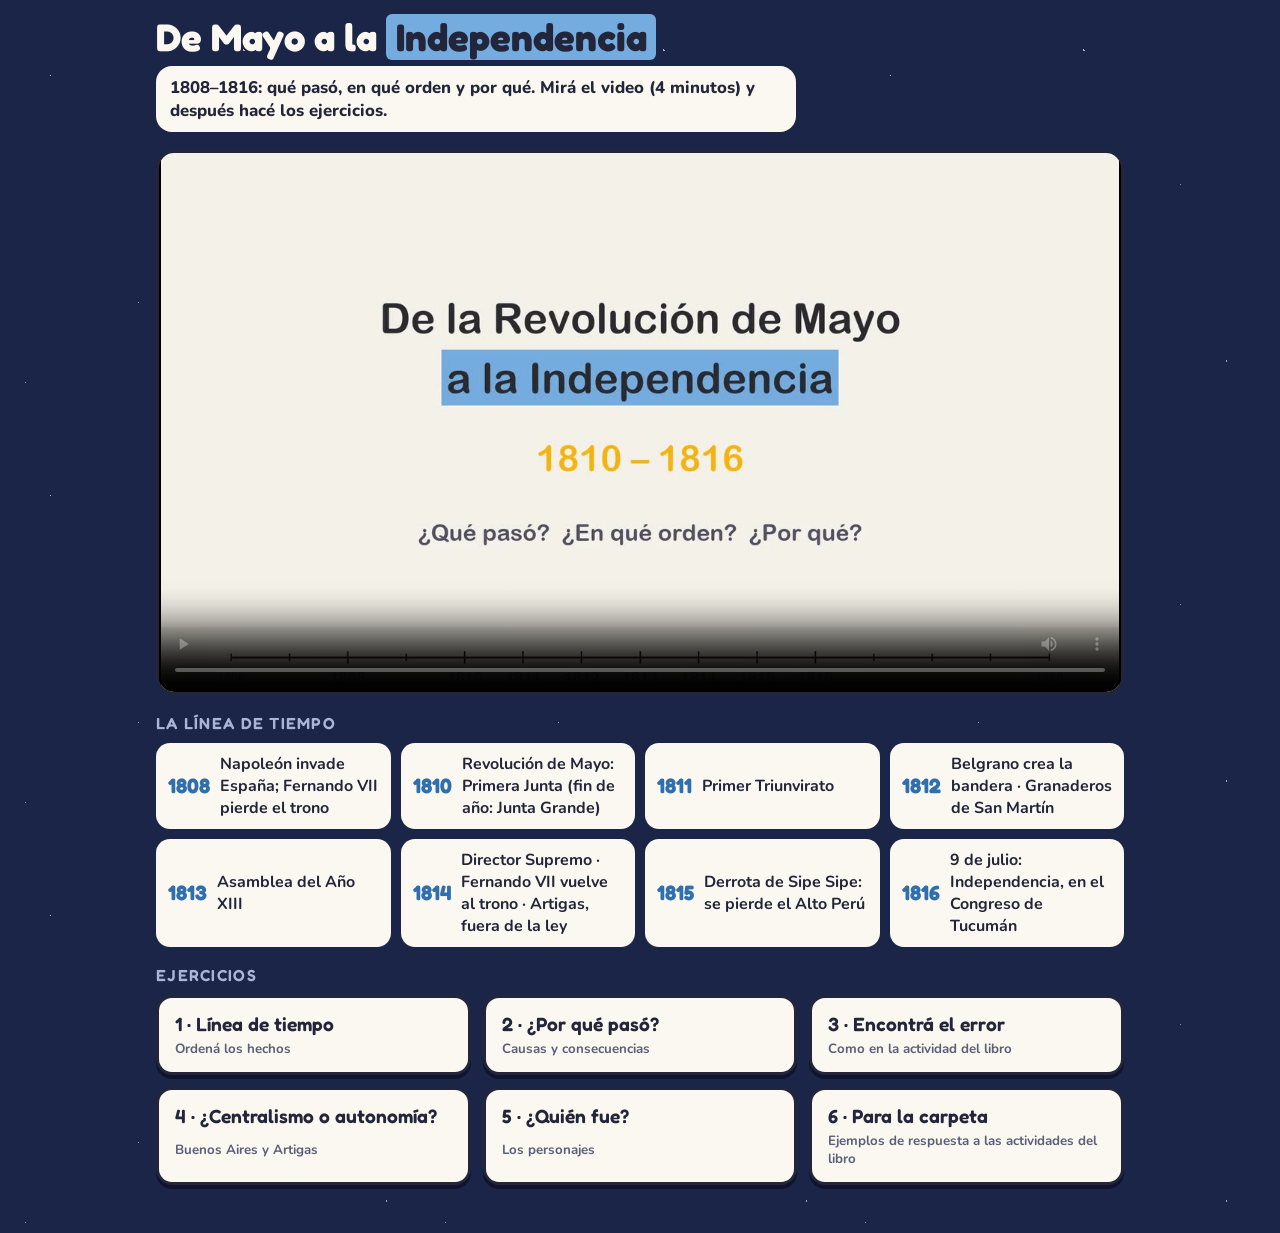
<file: index.html>
<!doctype html>
<html lang="es">
<head>
<meta charset="utf-8">
<meta name="viewport" content="width=device-width, initial-scale=1, viewport-fit=cover">
<title>De Mayo a la Independencia</title>
<link rel="preconnect" href="https://fonts.googleapis.com">
<link rel="stylesheet" href="https://fonts.googleapis.com/css2?family=Fredoka:wght@500;600;700&family=Nunito:wght@600;800&display=swap">
<link rel="stylesheet" href="common.css">
<style>
  .video { width: 100%; aspect-ratio: 16 / 9; border-radius: 18px; border: 3px solid var(--ink); background: #000; display: block; }
  .tl { list-style: none; margin: 0; padding: 0; display: grid; grid-template-columns: repeat(auto-fit, minmax(min(100%, 210px), 1fr)); gap: 10px; }
  .tl li { background: var(--paper); color: var(--ink); border-radius: 14px; padding: 10px 12px; display: grid; grid-template-columns: auto minmax(0, 1fr); gap: 10px; align-items: center; font-weight: 700; }
  .tl b { font: 700 1.3rem var(--display); color: #2f6fae; font-variant-numeric: tabular-nums; }
  .ex { display: grid; gap: 12px; grid-template-columns: repeat(auto-fill, minmax(min(100%, 280px), 1fr)); }
  .ex a { display: grid; gap: 4px; background: var(--paper); color: var(--ink); border: 3px solid var(--ink); border-radius: 16px; padding: 14px 16px; text-decoration: none; box-shadow: 0 4px 0 #0e1430; }
  .ex a:focus-visible { outline: 3px solid var(--star); outline-offset: 3px; }
  .ex b { font: 600 1.2rem var(--display); }
  .ex small { color: #5b6078; font-weight: 700; }
  h2 { margin: 0; font: 600 1rem var(--display); letter-spacing: .08em; text-transform: uppercase; color: var(--muted); }
</style>
</head>
<body>
<div class="wrap">
  <header style="display:grid;gap:8px">
    <h1>De Mayo a la <mark>Independencia</mark></h1>
    <p class="bubble" style="margin:0">1808–1816: qué pasó, en qué orden y por qué. Mirá el video (4 minutos) y después hacé los ejercicios.</p>
  </header>
  <video class="video" controls playsinline preload="metadata" poster="poster.jpg">
    <source src="video-1810-1816.mp4" type="video/mp4">
  </video>
  <section style="display:grid;gap:10px">
    <h2>La línea de tiempo</h2>
    <ol class="tl">
      <li><b>1808</b><span>Napoleón invade España; Fernando VII pierde el trono</span></li>
      <li><b>1810</b><span>Revolución de Mayo: Primera Junta (fin de año: Junta Grande)</span></li>
      <li><b>1811</b><span>Primer Triunvirato</span></li>
      <li><b>1812</b><span>Belgrano crea la bandera · Granaderos de San Martín</span></li>
      <li><b>1813</b><span>Asamblea del Año XIII</span></li>
      <li><b>1814</b><span>Director Supremo · Fernando VII vuelve al trono · Artigas, fuera de la ley</span></li>
      <li><b>1815</b><span>Derrota de Sipe Sipe: se pierde el Alto Perú</span></li>
      <li><b>1816</b><span>9 de julio: Independencia, en el Congreso de Tucumán</span></li>
    </ol>
  </section>
  <section style="display:grid;gap:10px">
    <h2>Ejercicios</h2>
    <div class="ex">
      <a href="ejercicios.html#p1"><b>1 · Línea de tiempo</b><small>Ordená los hechos</small></a>
      <a href="ejercicios.html#p2"><b>2 · ¿Por qué pasó?</b><small>Causas y consecuencias</small></a>
      <a href="ejercicios.html#p3"><b>3 · Encontrá el error</b><small>Como en la actividad del libro</small></a>
      <a href="ejercicios.html#p4"><b>4 · ¿Centralismo o autonomía?</b><small>Buenos Aires y Artigas</small></a>
      <a href="ejercicios.html#p5"><b>5 · ¿Quién fue?</b><small>Los personajes</small></a>
      <a href="ejercicios.html#p6"><b>6 · Para la carpeta</b><small>Ejemplos de respuesta a las actividades del libro</small></a>
    </div>
  </section>
</div>
</body>
</html>
</file>
<file: common.css>
/* Night-sky board shared by all Stellina activities */
:root {
  --sky: #1b2547;
  --sky-2: #26335f;
  --sky-3: #33427a;
  --star: #f2b33d;
  --star-soft: #f7d58c;
  --paper: #fbf8f1;
  --ink: #23263a;
  --muted: #aab4d8;
  --good: #5fbf74;
  --good-bg: #e3f6e6;
  --bad: #e8604c;
  --bad-bg: #fde7e2;
  --pen: #283c8c;
  --line: #b9c8e2;
  --display: "Fredoka", "Arial Rounded MT Bold", "Trebuchet MS", sans-serif;
  --body: "Nunito", "Avenir Next", "Segoe UI", sans-serif;
  --hand: "Patrick Hand", "Chalkboard SE", "Comic Sans MS", cursive;
  color-scheme: dark;
}
* { box-sizing: border-box; }
html, body { min-height: 100%; }
body {
  margin: 0;
  background-color: var(--sky);
  background-image:
    radial-gradient(1.5px 1.5px at 12% 18%, #ffffffaa 50%, transparent 51%),
    radial-gradient(1px 1px at 33% 72%, #ffffff88 50%, transparent 51%),
    radial-gradient(2px 2px at 58% 12%, #ffffffaa 50%, transparent 51%),
    radial-gradient(1px 1px at 81% 44%, #ffffff77 50%, transparent 51%),
    radial-gradient(1.5px 1.5px at 92% 86%, #ffffff99 50%, transparent 51%),
    radial-gradient(1px 1px at 6% 91%, #ffffff77 50%, transparent 51%);
  background-size: 420px 420px;
  color: var(--paper);
  font-family: var(--body);
  -webkit-tap-highlight-color: transparent;
}
.wrap { max-width: 1000px; margin: 0 auto; padding-inline: 16px; padding-block: 16px 48px; display: grid; gap: 18px; }
.topbar { display: flex; flex-wrap: wrap; gap: 10px 14px; align-items: center; }
.back { font: 600 1rem var(--display); color: var(--muted); text-decoration: none; background: var(--sky-2); border-radius: 999px; padding: 8px 14px; }
.back:focus-visible { outline: 3px solid var(--star); outline-offset: 3px; }
header.hero { display: grid; grid-template-columns: auto minmax(0, 1fr); gap: 14px; align-items: center; }
.mascot { width: 88px; height: 88px; }
.mascot.jump { animation: jump .7s ease; }
@keyframes jump { 30% { transform: translateY(-18px) rotate(-8deg); } 60% { transform: translateY(0) rotate(6deg); } }
h1 { font: 700 clamp(1.6rem, 4vw, 2.4rem)/1.1 var(--display); margin: 0; text-wrap: balance; }
h1 mark { background: var(--star); color: var(--ink); padding: 0 .25em; border-radius: 6px; }
.bubble { background: var(--paper); color: var(--ink); border-radius: 16px; padding: 10px 14px; font-weight: 800; font-size: 1.05rem; margin: 6px 0 0; max-width: 640px; }
.bubble.good { background: var(--good-bg); }
.bubble.bad { background: var(--bad-bg); }
.seg { display: inline-flex; flex-wrap: wrap; background: var(--sky-2); border-radius: 999px; padding: 4px; gap: 2px; }
.seg button { font: 600 1rem var(--display); color: var(--muted); background: transparent; border: 0; border-radius: 999px; padding: 8px 14px; cursor: pointer; }
.seg button[aria-pressed="true"] { background: var(--star); color: var(--ink); }
.seg button:focus-visible, .btn:focus-visible, .opt:focus-visible, .chip:focus-visible, .card:focus-visible { outline: 3px solid var(--star); outline-offset: 3px; }
.stars { margin-left: auto; font: 600 1.1rem var(--display); color: var(--star-soft); display: inline-flex; align-items: center; gap: 6px; font-variant-numeric: tabular-nums; }
.stars svg { width: 26px; height: 26px; }
.board { background: var(--sky-2); border-radius: 22px; padding: 18px; display: grid; gap: 14px; }
.dots { display: flex; gap: 6px; flex-wrap: wrap; }
.dots span { width: 14px; height: 14px; border-radius: 50%; background: var(--sky-3); }
.dots span.done { background: var(--good); }
.dots span.now { background: var(--star); }
.prompt { font: 600 clamp(1.25rem, 3vw, 1.6rem)/1.25 var(--display); margin: 0; text-wrap: balance; }
.pic { width: 100%; max-width: 520px; aspect-ratio: 3 / 2; object-fit: cover; border-radius: 16px; border: 3px solid var(--ink); background: var(--paper); justify-self: center; }
.opts { display: grid; gap: 10px; grid-template-columns: repeat(auto-fit, minmax(200px, 1fr)); }
.opts.tiles { grid-template-columns: repeat(3, minmax(0, 1fr)); }
.opt { font: 600 1.1rem var(--display); background: var(--paper); color: var(--ink); border: 3px solid var(--ink); border-radius: 16px; padding: 12px 14px; cursor: pointer; text-align: left; box-shadow: 0 4px 0 #0e1430; display: grid; gap: 6px; }
.opt img { width: 100%; aspect-ratio: 3 / 2; object-fit: cover; border-radius: 10px; }
.opts.tiles .opt { text-align: center; padding: 6px; }
.opt.ok { border-color: var(--good); background: var(--good-bg); box-shadow: 0 4px 0 #2f7a40; }
.opt.no { border-color: var(--bad); background: var(--bad-bg); animation: shake .45s ease; }
.opt:disabled { cursor: default; }
@keyframes shake { 20%, 60% { transform: translateX(-7px); } 40%, 80% { transform: translateX(7px); } }
@keyframes pop { from { transform: scale(.85); } to { transform: scale(1); } }
.explain { background: var(--paper); color: var(--ink); border-radius: 14px; padding: 10px 14px; font-weight: 700; margin: 0; }
.actions { display: flex; flex-wrap: wrap; gap: 12px; }
.btn { font: 700 1.2rem var(--display); border: 3px solid var(--ink); border-radius: 999px; padding: 12px 24px; cursor: pointer; background: var(--star); color: var(--ink); box-shadow: 0 4px 0 #0e1430; text-decoration: none; display: inline-block; }
.btn.secondary { background: var(--sky-3); color: var(--paper); }
.btn:disabled { opacity: .4; cursor: default; }
/* sort */
.bins { display: grid; grid-template-columns: repeat(var(--bins, 2), minmax(0, 1fr)); gap: 12px; }
.bin { border-radius: 18px; padding: 12px; border: 3px solid var(--ink); background: var(--paper); color: var(--ink); display: grid; gap: 8px; align-content: start; min-height: 120px; cursor: pointer; font: inherit; text-align: left; box-shadow: 0 4px 0 #0e1430; }
.bin h3 { margin: 0; font: 700 1.25rem var(--display); text-align: center; }
.bin.b0 { background: #fbe2dd; }
.bin.b1 { background: #dff1e3; }
.bin.b2 { background: #e2e8fb; }
.bin.no { animation: shake .45s ease; border-color: var(--bad); }
.bin .mini { font-size: .9rem; font-weight: 700; background: #ffffffaa; border-radius: 10px; padding: 4px 8px; }
.item { display: grid; grid-template-columns: minmax(0, 160px) minmax(0, 1fr); gap: 14px; align-items: center; background: var(--paper); color: var(--ink); border-radius: 16px; padding: 10px; border: 3px solid var(--ink); animation: pop .25s ease; }
.item img { width: 100%; aspect-ratio: 3 / 2; object-fit: cover; border-radius: 10px; }
.item p { margin: 0; font: 600 1.25rem/1.25 var(--display); }
.item.noimg { grid-template-columns: minmax(0, 1fr); }
/* fill */
.sentence { background: var(--paper); color: var(--ink); border-radius: 16px; padding: 18px; font: 600 clamp(1.3rem, 3.4vw, 1.8rem)/1.4 var(--display); }
.blank { display: inline-block; min-width: 5.5em; border-bottom: 4px solid var(--ink); text-align: center; color: var(--pen); }
.blank.ok { background: var(--good-bg); border-radius: 6px; }
.bank { display: flex; flex-wrap: wrap; gap: 10px; }
.chip { font: 700 1.15rem var(--display); background: var(--star); color: var(--ink); border: 3px solid var(--ink); border-radius: 12px; padding: 8px 14px; cursor: pointer; box-shadow: 0 3px 0 #0e1430; letter-spacing: .03em; }
.chip.no { background: var(--bad-bg); animation: shake .45s ease; }
/* order */
.slots, .pool { display: grid; gap: 12px; grid-template-columns: repeat(var(--cols, 5), minmax(0, 1fr)); }
.slot { position: relative; border: 3px dashed var(--sky-3); border-radius: 16px; min-height: 140px; display: grid; }
.slot .ord { position: absolute; top: -12px; left: -8px; z-index: 2; width: 32px; height: 32px; border-radius: 50%; background: var(--sky); border: 3px solid var(--sky-3); color: var(--muted); display: grid; place-items: center; font: 700 1rem var(--display); }
.slot.filled { border-color: transparent; }
.card { width: 100%; display: grid; grid-template-rows: auto 1fr; background: var(--paper); color: var(--ink); border: 3px solid var(--ink); border-radius: 16px; padding: 6px; cursor: pointer; font: inherit; text-align: center; box-shadow: 0 4px 0 #0e1430; animation: pop .25s ease; }
.card img { width: 100%; aspect-ratio: 3 / 2; object-fit: cover; border-radius: 10px; }
.card span { font: 600 .95rem/1.15 var(--display); padding: 6px 2px 2px; }
.card.ok { border-color: var(--good); }
.card.no { border-color: var(--bad); animation: shake .45s ease; }
.row-label { display: flex; justify-content: space-between; align-items: center; font: 600 .95rem var(--display); letter-spacing: .08em; text-transform: uppercase; color: var(--muted); }
.row-label .arrow { flex: 1; height: 3px; margin: 0 12px; background: linear-gradient(90deg, var(--sky-3), var(--star)); border-radius: 2px; }
/* lined paper model answers */
.paper { background: #fffef9; color: var(--pen); border-radius: 16px; border: 3px solid var(--ink); padding: 18px 22px 22px; font: 400 clamp(1.25rem, 3vw, 1.6rem)/2.1rem var(--hand); background-image: repeating-linear-gradient(transparent 0 calc(2.1rem - 2px), var(--line) calc(2.1rem - 2px) 2.1rem); background-position: 0 14px; }
.paper p { margin: 0; }
.paper .q { color: var(--ink); font: 700 1rem/1.4 var(--display); margin-bottom: 8px; background: #fffef9; }
.finish { text-align: center; display: grid; gap: 12px; justify-items: center; }
.finish h2 { font: 700 2rem var(--display); margin: 0; }
.finish .big { font: 700 3rem var(--display); color: var(--star); }
#confetti { position: fixed; inset: 0; pointer-events: none; z-index: 10; width: 100%; height: 100%; }
@media (max-width: 640px) {
  .opts.tiles { grid-template-columns: repeat(2, minmax(0, 1fr)); }
  .slots, .pool { --cols: 2 !important; }
  .item { grid-template-columns: minmax(0, 1fr); }
  .mascot { width: 68px; height: 68px; }
  .stars { margin-left: 0; }
  .bins { grid-template-columns: minmax(0, 1fr); }
}
@media (prefers-reduced-motion: reduce) {
  .opt.no, .bin.no, .chip.no, .card, .item, .mascot.jump { animation: none; }
}

/* text-only cards (timeline ordering) */
.card.txt { grid-template-rows: 1fr; min-height: 120px; align-items: center; }
.card.txt span { font-size: 1.05rem; padding: 10px 6px; }

/* 5th grade theme: celeste accent instead of yellow */
:root { --star: #74acdf; --star-soft: #a9cdef; }

[hidden] { display: none !important; }
</file>
